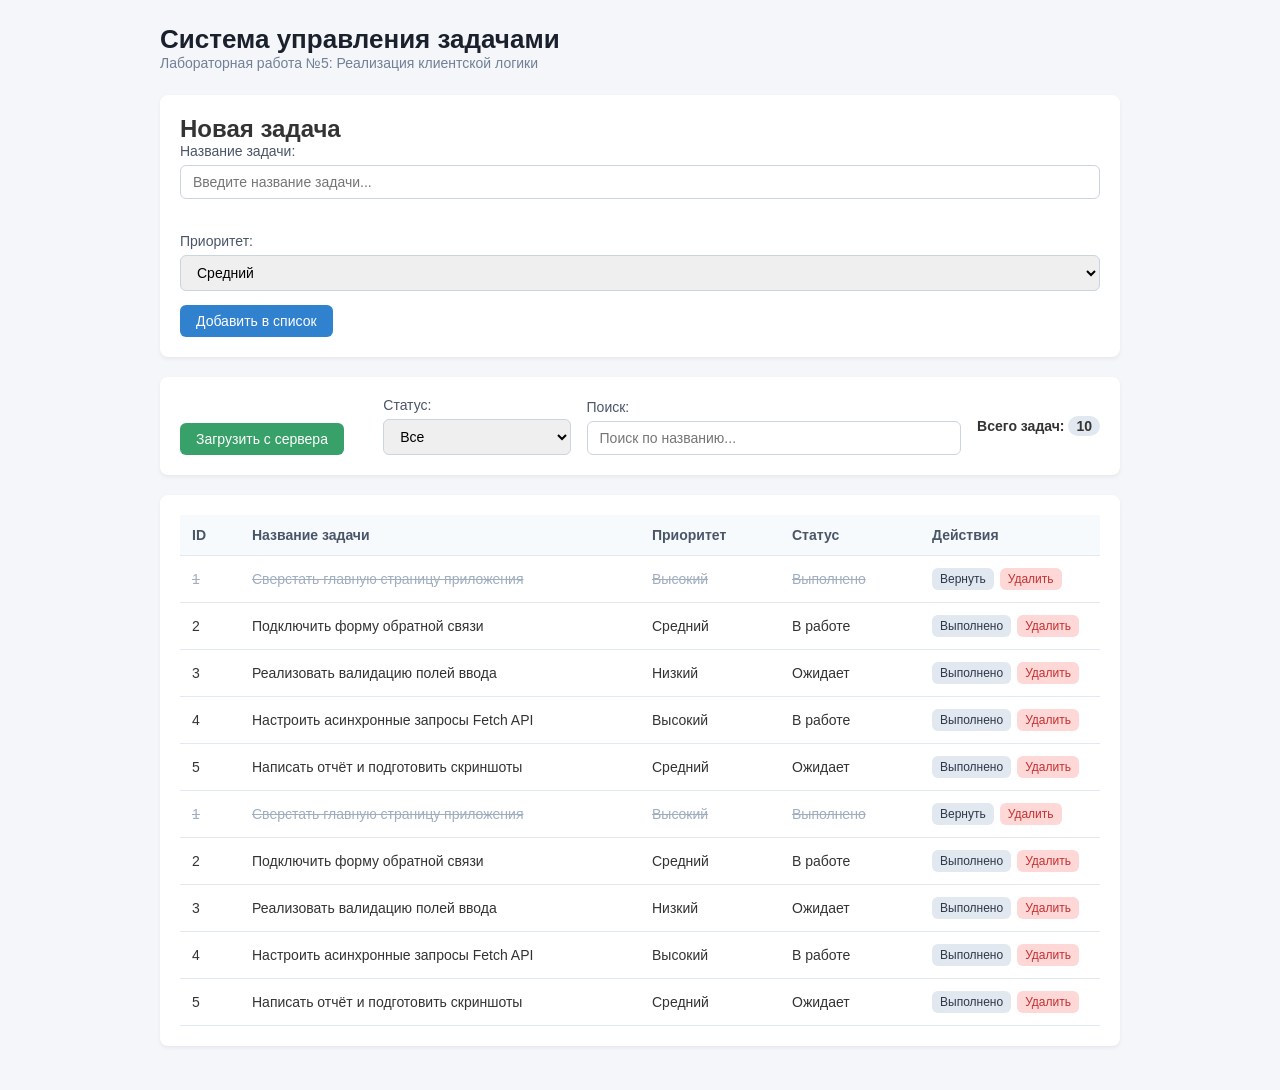
<file: isit lab5/src/index.html>
<!DOCTYPE html>
<html lang="ru">
<head>
  <meta charset="UTF-8">
  <meta name="viewport" content="width=device-width, initial-scale=1.0">
  <title>Управление задачами (ЛР 5)</title>
  <link rel="stylesheet" href="css/styles.css">
</head>
<body>
  <div class="container">
    <header>
      <h1>Система управления задачами</h1>
      <p class="subtitle">Лабораторная работа №5: Реализация клиентской логики</p>
    </header>

    <!-- Форма добавления задачи -->
    <section class="card">
      <h2>Новая задача</h2>
      <form id="task-form">
        <div class="form-group">
          <label for="task-title">Название задачи:</label>
          <input type="text" id="task-title" placeholder="Введите название задачи...">
          <div id="form-error" class="error-text"></div>
        </div>
        <div class="form-group">
          <label for="task-priority">Приоритет:</label>
          <select id="task-priority">
            <option value="low">Низкий</option>
            <option value="medium" selected>Средний</option>
            <option value="high">Высокий</option>
          </select>
        </div>
        <button type="submit" id="add-btn" class="btn btn-primary">Добавить в список</button>
      </form>
    </section>

    <!-- Панель управления и фильтрации -->
    <section class="card controls">
      <div class="control-group">
        <button id="load-btn" class="btn btn-success">Загрузить с сервера</button>
      </div>
      <div class="control-group">
        <label for="filter-status">Статус:</label>
        <select id="filter-status">
          <option value="">Все</option>
          <option value="done">Выполненные</option>
          <option value="in_progress">В работе</option>
          <option value="pending">Ожидают</option>
        </select>
      </div>
      <div class="control-group search-box">
        <label for="search-input">Поиск:</label>
        <input type="text" id="search-input" placeholder="Поиск по названию...">
      </div>
      <div class="stats">
        Всего задач: <span id="task-counter" class="badge">0</span>
      </div>
    </section>

    <!-- Область состояний: загрузка / ошибки -->
    <div id="message-box" class="message-box" hidden></div>

    <!-- Таблица данных -->
    <section class="card table-card">
      <table class="data-table">
        <thead>
          <tr>
            <th style="width: 60px;">ID</th>
            <th>Название задачи</th>
            <th style="width: 140px;">Приоритет</th>
            <th style="width: 140px;">Статус</th>
            <th style="width: 180px;">Действия</th>
          </tr>
        </thead>
        <tbody id="task-tbody">
          <!-- Заполняется динамически через JS -->
        </tbody>
      </table>
    </section>
  </div>

  <!-- Подключение скриптов в строгом порядке -->
  <script src="js/mock-data.js"></script>
  <script src="js/mock-api.js"></script>
  <script src="js/app.js"></script>
</body>
</html>
</file>
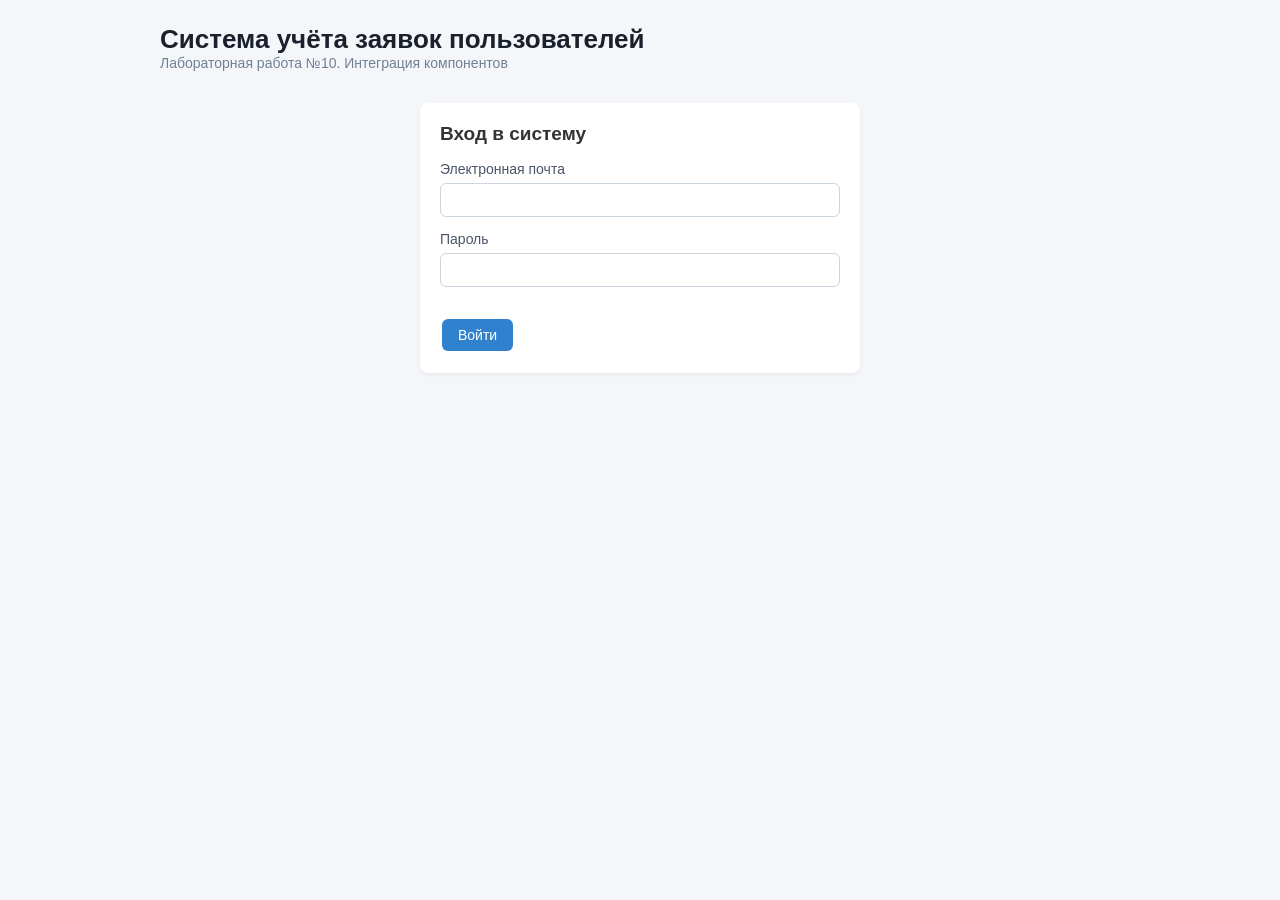
<file: lab10/src/public/client/index.html>
<!doctype html>
<html lang="ru">
  <head>
    <meta charset="utf-8" />
    <meta name="viewport" content="width=device-width,initial-scale=1" />
    <title>Учёт заявок — ЛР10</title>
    <link rel="stylesheet" href="css/styles.css" />
  </head>
  <body>
    <main class="container">
      <header>
        <h1>Система учёта заявок пользователей</h1>
        <p class="subtitle">Лабораторная работа №10. Интеграция компонентов</p>
      </header>
      <section id="login-panel" class="card">
        <h2>Вход в систему</h2>
        <form id="login-form">
          <div class="form-group">
            <label for="email">Электронная почта</label
            ><input id="email" type="email" autocomplete="username" required />
          </div>
          <div class="form-group">
            <label for="password">Пароль</label
            ><input id="password" type="password" autocomplete="current-password" required />
          </div>
          <p id="login-error" class="error-text" role="alert"></p>
          <button class="btn btn-primary">Войти</button>
        </form>
      </section>
      <section id="workspace" hidden>
        <div class="card controls">
          <span id="identity"></span><button id="logout" class="btn btn-action">Выйти</button>
        </div>
        <section class="card">
          <h2 id="form-heading">Новая заявка</h2>
          <form id="ticket-form" novalidate>
            <div class="form-group">
              <label for="title">Тема</label><input id="title" type="text" maxlength="200" /><span
                class="error-text"
                data-error="title"
              ></span>
            </div>
            <div class="form-group">
              <label for="description">Описание</label
              ><textarea id="description" rows="2"></textarea
              ><span class="error-text" data-error="description"></span>
            </div>
            <div class="controls">
              <div class="control-group">
                <label for="category_id">Категория</label
                ><select id="category_id"></select
                ><span class="error-text" data-error="category_id"></span>
              </div>
              <div class="control-group">
                <label for="assignee_id">Исполнитель</label
                ><select id="assignee_id"></select
                ><span class="error-text" data-error="assignee_id"></span>
              </div>
              <div class="control-group">
                <label for="due_date">Срок</label><input id="due_date" type="date" /><span
                  class="error-text"
                  data-error="due_date"
                ></span>
              </div>
            </div>
            <div class="controls">
              <div class="control-group">
                <label for="priority">Приоритет</label
                ><select id="priority">
                  <option value="low">Низкий</option>
                  <option value="medium" selected>Средний</option>
                  <option value="high">Высокий</option>
                  <option value="critical">Критический</option></select
                ><span class="error-text" data-error="priority"></span>
              </div>
              <div class="control-group">
                <label for="status">Статус</label
                ><select id="status">
                  <option value="new">Новая</option>
                  <option value="in_progress">В работе</option>
                  <option value="done">Решена</option></select
                ><span class="error-text" data-error="status"></span>
              </div>
            </div>
            <p id="form-error" class="error-text" role="alert"></p>
            <button class="btn btn-success" id="save">Создать</button
            ><button type="button" id="cancel" class="btn btn-action" hidden>
              Отменить изменение
            </button>
          </form>
        </section>
        <section class="card controls">
          <div class="control-group search-box">
            <label for="search">Поиск по теме</label
            ><input id="search" type="text" placeholder="Например, компьютер" />
          </div>
          <div class="control-group">
            <label for="filter-status">Статус</label
            ><select id="filter-status">
              <option value="">Все</option>
              <option value="new">Новая</option>
              <option value="in_progress">В работе</option>
              <option value="done">Решена</option>
            </select>
          </div>
          <div class="control-group">
            <label for="sort">Сортировка</label
            ><select id="sort">
              <option value="id">По номеру</option>
              <option value="title">По теме</option>
              <option value="due_date">По сроку</option>
            </select>
          </div>
          <button id="load-btn" class="btn btn-primary">Обновить</button
          ><span class="stats">Всего: <span id="counter" class="badge">0</span></span>
        </section>
        <div id="message" class="message-box" role="status" hidden></div>
        <section class="card table-wrap">
          <table class="data-table">
            <thead>
              <tr>
                <th>ID</th>
                <th>Тема / категория</th>
                <th>Приоритет</th>
                <th>Статус</th>
                <th>Срок / исполнитель</th>
                <th>Действия</th>
              </tr>
            </thead>
            <tbody id="ticket-tbody"></tbody>
          </table>
        </section>
      </section>
    </main>
    <script type="module" src="js/app.js"></script>
  </body>
</html>
</file>
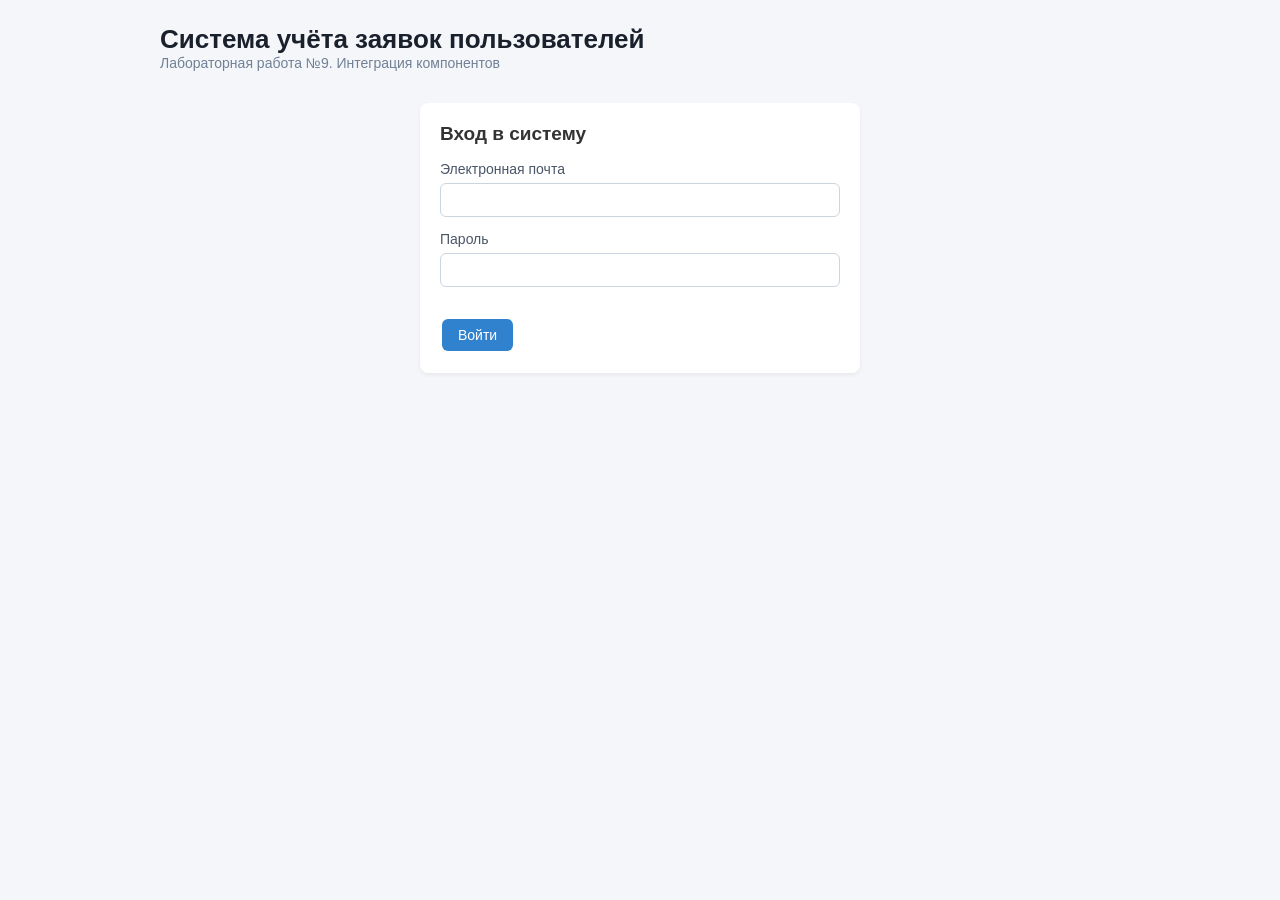
<file: lab9/src/public/client/index.html>
<!doctype html>
<html lang="ru">
  <head>
    <meta charset="utf-8" />
    <meta name="viewport" content="width=device-width,initial-scale=1" />
    <title>Учёт заявок — ЛР9</title>
    <link rel="stylesheet" href="css/styles.css" />
  </head>
  <body>
    <main class="container">
      <header>
        <h1>Система учёта заявок пользователей</h1>
        <p class="subtitle">Лабораторная работа №9. Интеграция компонентов</p>
      </header>
      <section id="login-panel" class="card">
        <h2>Вход в систему</h2>
        <form id="login-form">
          <div class="form-group">
            <label for="email">Электронная почта</label
            ><input id="email" type="email" autocomplete="username" required />
          </div>
          <div class="form-group">
            <label for="password">Пароль</label
            ><input id="password" type="password" autocomplete="current-password" required />
          </div>
          <p id="login-error" class="error-text" role="alert"></p>
          <button class="btn btn-primary">Войти</button>
        </form>
      </section>
      <section id="workspace" hidden>
        <div class="card controls">
          <span id="identity"></span><button id="logout" class="btn btn-action">Выйти</button>
        </div>
        <section class="card">
          <h2 id="form-heading">Новая заявка</h2>
          <form id="ticket-form" novalidate>
            <div class="form-group">
              <label for="title">Тема</label><input id="title" type="text" maxlength="200" /><span
                class="error-text"
                data-error="title"
              ></span>
            </div>
            <div class="form-group">
              <label for="description">Описание</label
              ><textarea id="description" rows="2"></textarea
              ><span class="error-text" data-error="description"></span>
            </div>
            <div class="controls">
              <div class="control-group">
                <label for="category_id">Категория</label
                ><select id="category_id"></select
                ><span class="error-text" data-error="category_id"></span>
              </div>
              <div class="control-group">
                <label for="assignee_id">Исполнитель</label
                ><select id="assignee_id"></select
                ><span class="error-text" data-error="assignee_id"></span>
              </div>
              <div class="control-group">
                <label for="due_date">Срок</label><input id="due_date" type="date" /><span
                  class="error-text"
                  data-error="due_date"
                ></span>
              </div>
            </div>
            <div class="controls">
              <div class="control-group">
                <label for="priority">Приоритет</label
                ><select id="priority">
                  <option value="low">Низкий</option>
                  <option value="medium" selected>Средний</option>
                  <option value="high">Высокий</option>
                  <option value="critical">Критический</option></select
                ><span class="error-text" data-error="priority"></span>
              </div>
              <div class="control-group">
                <label for="status">Статус</label
                ><select id="status">
                  <option value="new">Новая</option>
                  <option value="in_progress">В работе</option>
                  <option value="done">Решена</option></select
                ><span class="error-text" data-error="status"></span>
              </div>
            </div>
            <p id="form-error" class="error-text" role="alert"></p>
            <button class="btn btn-success" id="save">Создать</button
            ><button type="button" id="cancel" class="btn btn-action" hidden>
              Отменить изменение
            </button>
          </form>
        </section>
        <section class="card controls">
          <div class="control-group search-box">
            <label for="search">Поиск по теме</label
            ><input id="search" type="text" placeholder="Например, компьютер" />
          </div>
          <div class="control-group">
            <label for="filter-status">Статус</label
            ><select id="filter-status">
              <option value="">Все</option>
              <option value="new">Новая</option>
              <option value="in_progress">В работе</option>
              <option value="done">Решена</option>
            </select>
          </div>
          <div class="control-group">
            <label for="sort">Сортировка</label
            ><select id="sort">
              <option value="id">По номеру</option>
              <option value="title">По теме</option>
              <option value="due_date">По сроку</option>
            </select>
          </div>
          <button id="load-btn" class="btn btn-primary">Обновить</button
          ><span class="stats">Всего: <span id="counter" class="badge">0</span></span>
        </section>
        <div id="message" class="message-box" role="status" hidden></div>
        <section class="card table-wrap">
          <table class="data-table">
            <thead>
              <tr>
                <th>ID</th>
                <th>Тема / категория</th>
                <th>Приоритет</th>
                <th>Статус</th>
                <th>Срок / исполнитель</th>
                <th>Действия</th>
              </tr>
            </thead>
            <tbody id="ticket-tbody"></tbody>
          </table>
        </section>
      </section>
    </main>
    <script type="module" src="js/app.js"></script>
  </body>
</html>
</file>
<file: isit lab5/src/css/styles.css>
* {
  box-sizing: border-box;
  margin: 0;
  padding: 0;
  font-family: -apple-system, BlinkMacSystemFont, "Segoe UI", Roboto, sans-serif;
}

body {
  background-color: #f4f6f9;
  color: #333;
  padding: 24px;
}

.container {
  max-width: 960px;
  margin: 0 auto;
}

header {
  margin-bottom: 24px;
}

h1 {
  font-size: 26px;
  color: #1a202c;
}

.subtitle {
  color: #718096;
  font-size: 14px;
}

.card {
  background: #fff;
  border-radius: 8px;
  padding: 20px;
  margin-bottom: 20px;
  box-shadow: 0 2px 4px rgba(0, 0, 0, 0.06);
}

.form-group {
  margin-bottom: 14px;
}

label {
  display: block;
  font-size: 14px;
  font-weight: 500;
  margin-bottom: 6px;
  color: #4a5568;
}

input[type="text"], select {
  width: 100%;
  padding: 8px 12px;
  border: 1px solid #cbd5e0;
  border-radius: 6px;
  font-size: 14px;
  outline: none;
}

input[type="text"]:focus, select:focus {
  border-color: #3182ce;
}

.error-text {
  color: #e53e3e;
  font-size: 12px;
  margin-top: 4px;
  min-height: 16px;
}

.btn {
  padding: 8px 16px;
  border: none;
  border-radius: 6px;
  font-size: 14px;
  font-weight: 500;
  cursor: pointer;
  transition: opacity 0.2s;
}

.btn:disabled {
  opacity: 0.5;
  cursor: not-allowed;
}

.btn-primary { background: #3182ce; color: #fff; }
.btn-success { background: #38a169; color: #fff; }
.btn-action  { background: #e2e8f0; color: #2d3748; padding: 4px 8px; font-size: 12px; }
.btn-delete  { background: #fed7d7; color: #c53030; padding: 4px 8px; font-size: 12px; margin-left: 6px; }

.controls {
  display: flex;
  flex-wrap: wrap;
  gap: 16px;
  align-items: flex-end;
}

.controls .control-group {
  flex: 1;
  min-width: 150px;
}

.controls .search-box {
  flex: 2;
  min-width: 200px;
}

.stats {
  font-weight: 600;
  font-size: 14px;
  align-self: center;
}

.badge {
  background: #e2e8f0;
  padding: 2px 8px;
  border-radius: 12px;
}

.message-box {
  padding: 12px 16px;
  border-radius: 6px;
  margin-bottom: 20px;
  font-size: 14px;
  font-weight: 500;
}

.data-table {
  width: 100%;
  border-collapse: collapse;
  text-align: left;
}

.data-table th, .data-table td {
  padding: 12px;
  border-bottom: 1px solid #e2e8f0;
  font-size: 14px;
}

.data-table th {
  background: #f7fafc;
  color: #4a5568;
}

/* Оформление выполненной строки */
tr.done td {
  color: #a0aec0;
  text-decoration: line-through;
}

tr.done .btn-action {
  text-decoration: none;
}
</file>
<file: lab10/src/public/client/css/styles.css>
* {
  box-sizing: border-box;
  margin: 0;
  padding: 0;
  font-family: -apple-system, BlinkMacSystemFont, 'Segoe UI', Roboto, sans-serif;
}

body {
  background-color: #f4f6f9;
  color: #333;
  padding: 24px;
}

.container {
  max-width: 960px;
  margin: 0 auto;
}

header {
  margin-bottom: 24px;
}

h1 {
  font-size: 26px;
  color: #1a202c;
}

.subtitle {
  color: #718096;
  font-size: 14px;
}

.card {
  background: #fff;
  border-radius: 8px;
  padding: 20px;
  margin-bottom: 20px;
  box-shadow: 0 2px 4px rgba(0, 0, 0, 0.06);
}

.form-group {
  margin-bottom: 14px;
}

label {
  display: block;
  font-size: 14px;
  font-weight: 500;
  margin-bottom: 6px;
  color: #4a5568;
}

input[type='text'],
select {
  width: 100%;
  padding: 8px 12px;
  border: 1px solid #cbd5e0;
  border-radius: 6px;
  font-size: 14px;
  outline: none;
}

input[type='text']:focus,
select:focus {
  border-color: #3182ce;
}

.error-text {
  color: #e53e3e;
  font-size: 12px;
  margin-top: 4px;
  min-height: 16px;
}

.btn {
  padding: 8px 16px;
  border: none;
  border-radius: 6px;
  font-size: 14px;
  font-weight: 500;
  cursor: pointer;
  transition: opacity 0.2s;
}

.btn:disabled {
  opacity: 0.5;
  cursor: not-allowed;
}

.btn-primary {
  background: #3182ce;
  color: #fff;
}
.btn-success {
  background: #38a169;
  color: #fff;
}
.btn-action {
  background: #e2e8f0;
  color: #2d3748;
  padding: 4px 8px;
  font-size: 12px;
}
.btn-delete {
  background: #fed7d7;
  color: #c53030;
  padding: 4px 8px;
  font-size: 12px;
  margin-left: 6px;
}

.controls {
  display: flex;
  flex-wrap: wrap;
  gap: 16px;
  align-items: flex-end;
}

.controls .control-group {
  flex: 1;
  min-width: 150px;
}

.controls .search-box {
  flex: 2;
  min-width: 200px;
}

.stats {
  font-weight: 600;
  font-size: 14px;
  align-self: center;
}

.badge {
  background: #e2e8f0;
  padding: 2px 8px;
  border-radius: 12px;
}

.message-box {
  padding: 12px 16px;
  border-radius: 6px;
  margin-bottom: 20px;
  font-size: 14px;
  font-weight: 500;
}

.data-table {
  width: 100%;
  border-collapse: collapse;
  text-align: left;
}

.data-table th,
.data-table td {
  padding: 12px;
  border-bottom: 1px solid #e2e8f0;
  font-size: 14px;
}

.data-table th {
  background: #f7fafc;
  color: #4a5568;
}

/* Оформление выполненной строки */
tr.done td {
  color: #a0aec0;
  text-decoration: line-through;
}

tr.done .btn-action {
  text-decoration: none;
}

[hidden] {
  display: none !important;
}
h2 {
  font-size: 19px;
  margin-bottom: 16px;
}
input[type='email'],
input[type='password'],
input[type='date'],
textarea {
  width: 100%;
  padding: 8px 12px;
  border: 1px solid #cbd5e0;
  border-radius: 6px;
  font-size: 14px;
}
.error-text {
  display: block;
}
#login-panel {
  max-width: 440px;
  margin: 32px auto;
}
#ticket-form .controls {
  margin-bottom: 12px;
}
.table-wrap {
  overflow-x: auto;
}
button {
  margin: 2px;
}
small {
  display: block;
  color: #718096;
}
.message-box.error {
  background: #fed7d7;
  color: #9b2c2c;
}
.message-box.success {
  background: #c6f6d5;
  color: #22543d;
}
</file>
<file: lab9/src/public/client/css/styles.css>
* {
  box-sizing: border-box;
  margin: 0;
  padding: 0;
  font-family: -apple-system, BlinkMacSystemFont, 'Segoe UI', Roboto, sans-serif;
}

body {
  background-color: #f4f6f9;
  color: #333;
  padding: 24px;
}

.container {
  max-width: 960px;
  margin: 0 auto;
}

header {
  margin-bottom: 24px;
}

h1 {
  font-size: 26px;
  color: #1a202c;
}

.subtitle {
  color: #718096;
  font-size: 14px;
}

.card {
  background: #fff;
  border-radius: 8px;
  padding: 20px;
  margin-bottom: 20px;
  box-shadow: 0 2px 4px rgba(0, 0, 0, 0.06);
}

.form-group {
  margin-bottom: 14px;
}

label {
  display: block;
  font-size: 14px;
  font-weight: 500;
  margin-bottom: 6px;
  color: #4a5568;
}

input[type='text'],
select {
  width: 100%;
  padding: 8px 12px;
  border: 1px solid #cbd5e0;
  border-radius: 6px;
  font-size: 14px;
  outline: none;
}

input[type='text']:focus,
select:focus {
  border-color: #3182ce;
}

.error-text {
  color: #e53e3e;
  font-size: 12px;
  margin-top: 4px;
  min-height: 16px;
}

.btn {
  padding: 8px 16px;
  border: none;
  border-radius: 6px;
  font-size: 14px;
  font-weight: 500;
  cursor: pointer;
  transition: opacity 0.2s;
}

.btn:disabled {
  opacity: 0.5;
  cursor: not-allowed;
}

.btn-primary {
  background: #3182ce;
  color: #fff;
}
.btn-success {
  background: #38a169;
  color: #fff;
}
.btn-action {
  background: #e2e8f0;
  color: #2d3748;
  padding: 4px 8px;
  font-size: 12px;
}
.btn-delete {
  background: #fed7d7;
  color: #c53030;
  padding: 4px 8px;
  font-size: 12px;
  margin-left: 6px;
}

.controls {
  display: flex;
  flex-wrap: wrap;
  gap: 16px;
  align-items: flex-end;
}

.controls .control-group {
  flex: 1;
  min-width: 150px;
}

.controls .search-box {
  flex: 2;
  min-width: 200px;
}

.stats {
  font-weight: 600;
  font-size: 14px;
  align-self: center;
}

.badge {
  background: #e2e8f0;
  padding: 2px 8px;
  border-radius: 12px;
}

.message-box {
  padding: 12px 16px;
  border-radius: 6px;
  margin-bottom: 20px;
  font-size: 14px;
  font-weight: 500;
}

.data-table {
  width: 100%;
  border-collapse: collapse;
  text-align: left;
}

.data-table th,
.data-table td {
  padding: 12px;
  border-bottom: 1px solid #e2e8f0;
  font-size: 14px;
}

.data-table th {
  background: #f7fafc;
  color: #4a5568;
}

/* Оформление выполненной строки */
tr.done td {
  color: #a0aec0;
  text-decoration: line-through;
}

tr.done .btn-action {
  text-decoration: none;
}

[hidden] {
  display: none !important;
}
h2 {
  font-size: 19px;
  margin-bottom: 16px;
}
input[type='email'],
input[type='password'],
input[type='date'],
textarea {
  width: 100%;
  padding: 8px 12px;
  border: 1px solid #cbd5e0;
  border-radius: 6px;
  font-size: 14px;
}
.error-text {
  display: block;
}
#login-panel {
  max-width: 440px;
  margin: 32px auto;
}
#ticket-form .controls {
  margin-bottom: 12px;
}
.table-wrap {
  overflow-x: auto;
}
button {
  margin: 2px;
}
small {
  display: block;
  color: #718096;
}
.message-box.error {
  background: #fed7d7;
  color: #9b2c2c;
}
.message-box.success {
  background: #c6f6d5;
  color: #22543d;
}
</file>
